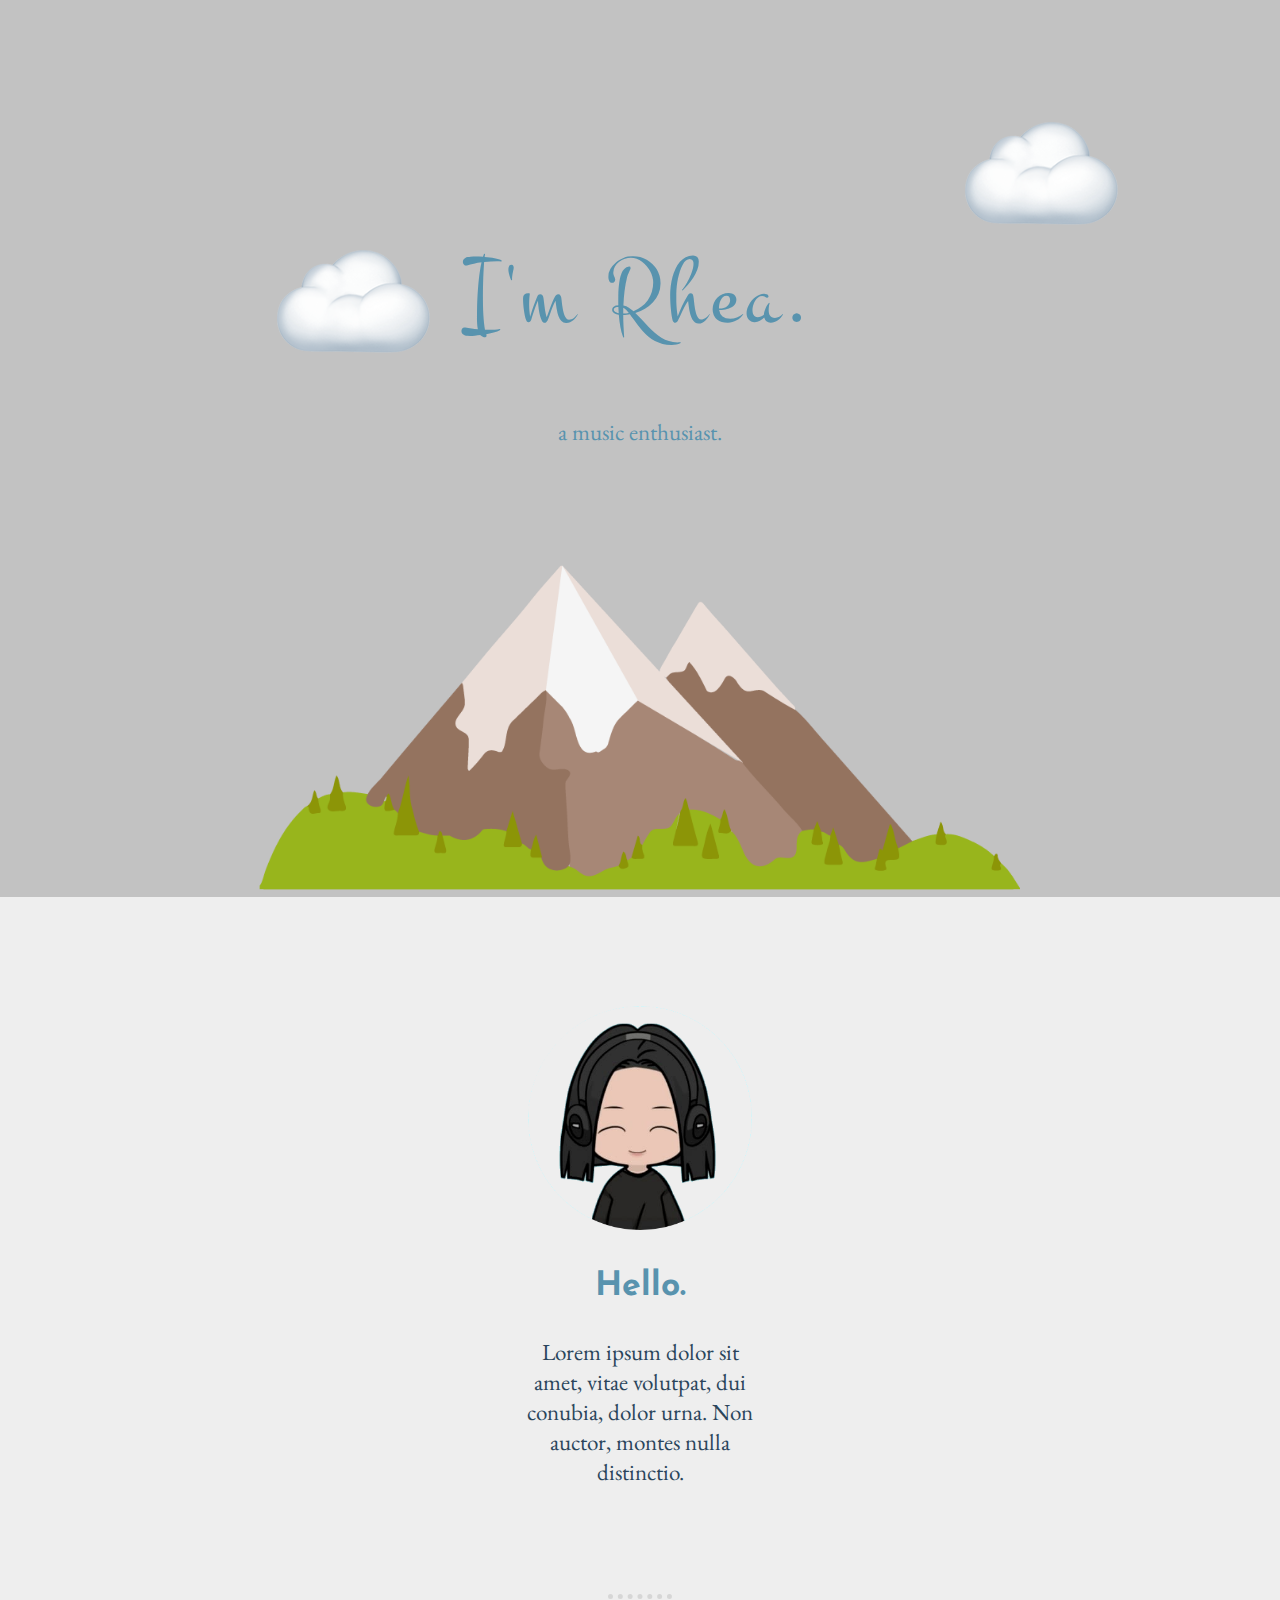
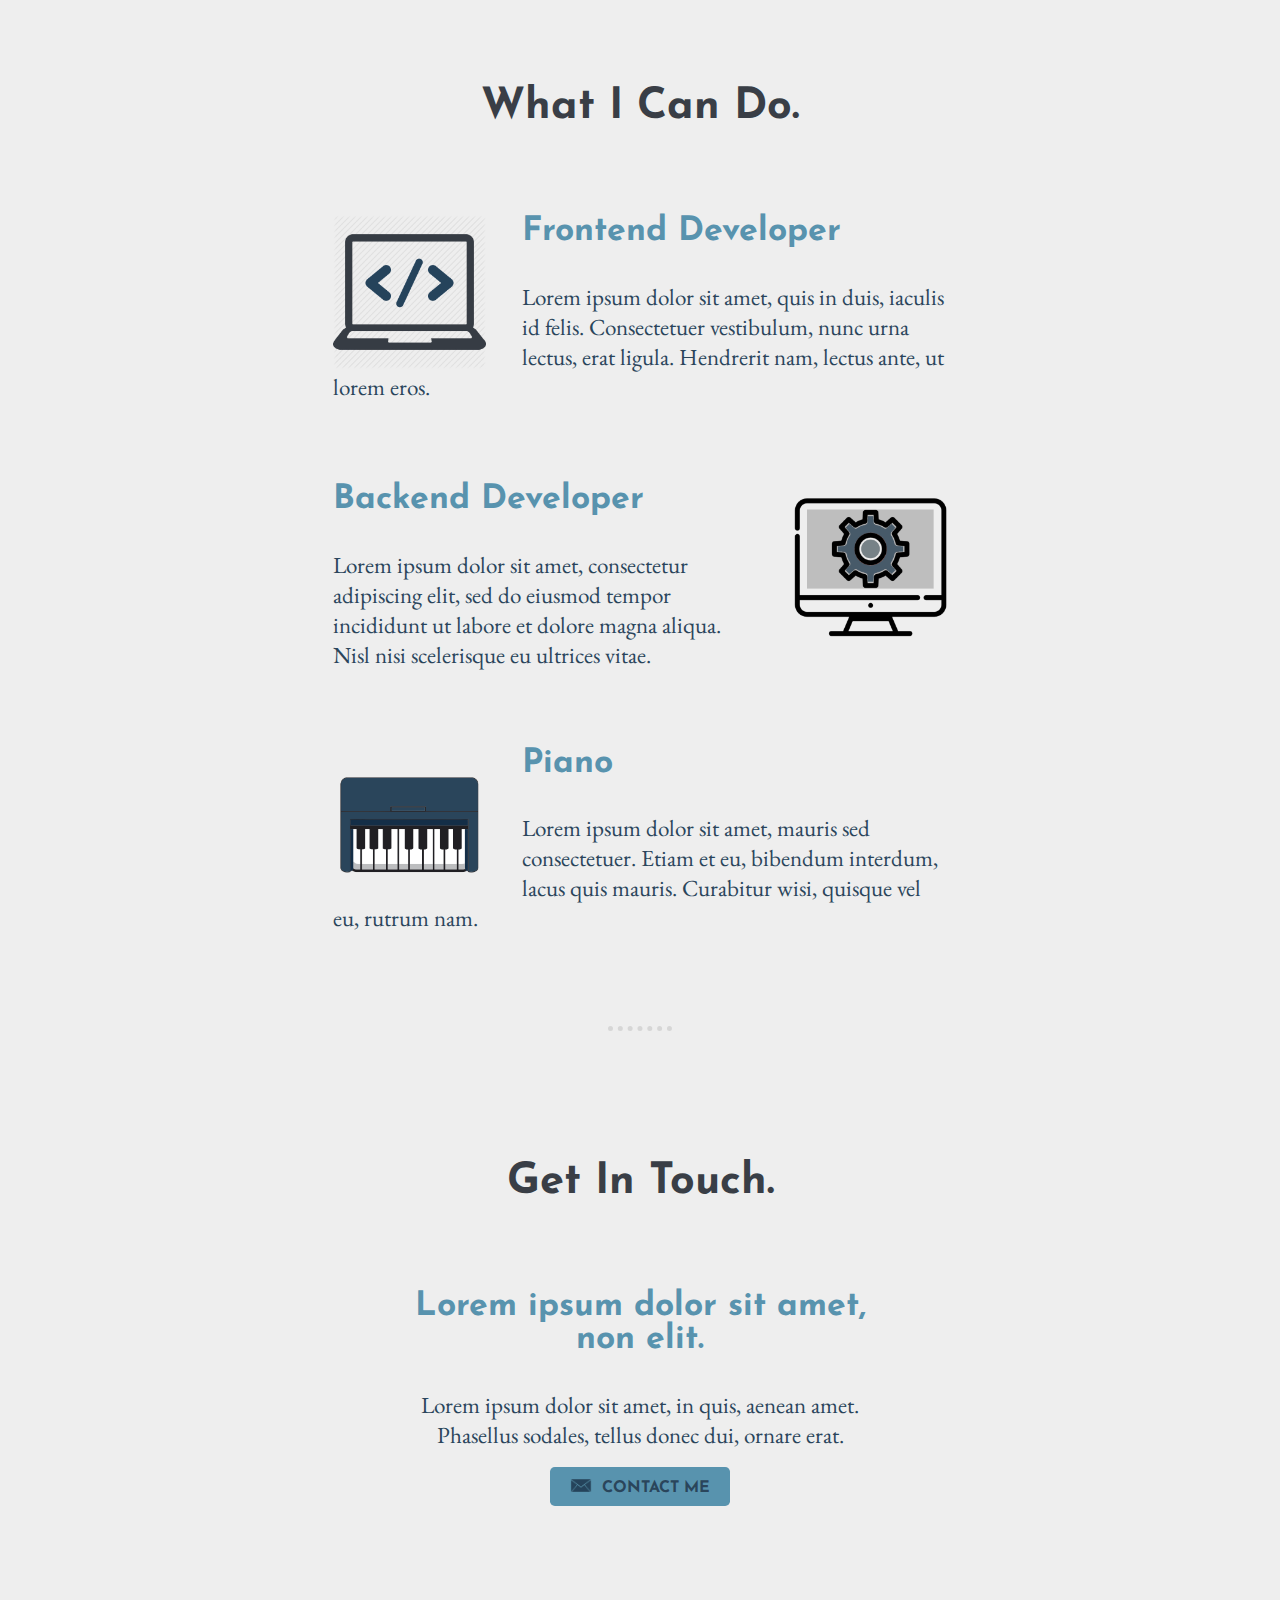
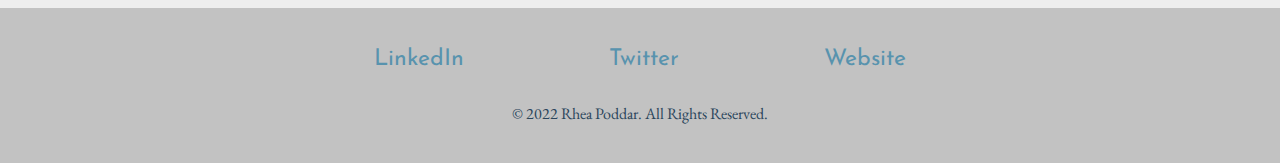
<file: CSS- My Site/index.html>
<!DOCTYPE html>
<html lang="en" dir="ltr">
  <head>
    <meta charset="utf-8">
    <title>Rhea Poddar - a web designer and developer</title>
    <link rel="stylesheet" href="styles.css">
    <link rel="icon" href="icon/site-icon.gif">
    <link rel="preconnect" href="https://fonts.gstatic.com">
    <link href="https://fonts.googleapis.com/css2?family=Josefin+Sans:wght@100;300&display=swap" rel="stylesheet">

    <link rel="preconnect" href="https://fonts.gstatic.com">
    <link href="https://fonts.googleapis.com/css2?family=Montez&display=swap" rel="stylesheet">

    <link rel="preconnect" href="https://fonts.gstatic.com">
    <link href="https://fonts.googleapis.com/css2?family=EB+Garamond&display=swap" rel="stylesheet">

  </head>
  <body>
    <div class="top-container">

      <div class="first">
        <h1 class="name">I'm Rhea.</h1>
        <div class="cloud1"><img class="cloud" src="icon/cloud.png" alt="cloud"></div>
      </div>

      <div class="second">
        <div class="cloud2"><img class="cloud" src="icon/cloud.png" alt="cloud"></div>
        <p class="name" class="title">a music enthusiast.</p>
      </div>

      <div class="mountain">
        <img class="mountain" src="icon/mountain.png" alt="mountain">
      </div>

    </div>
    <div class="middle-container">

      <div class="profile">
        <img class="profile-img" src="icon/162260621310539118 (1).png" alt="">
        <h3>Hello.</h3>
        <p>Lorem ipsum dolor sit amet, vitae volutpat, dui conubia, dolor urna. Non auctor, montes nulla distinctio.</p>
      </div>
      <hr class="middle-container-line">
      <div class="skills">
        <h2>What I Can Do.</h2>
        <div class="skill-row">
          <img class="skill1" src="icon/imageedit_19_8990062015.png" alt="">
          <h3 class="frontend-developer">Frontend Developer</h3>
          <p class="skills-para">Lorem ipsum dolor sit amet, quis in duis, iaculis id felis. Consectetuer vestibulum, nunc urna lectus, erat ligula. Hendrerit nam, lectus ante, ut lorem eros.</p>
        </div>
        <div class="skill-row">
          <img class="skill2" src="icon/imageedit_11_6909103004.png" alt="">
          <h3 class="backend-developer">Backend Developer</h3>
          <p class="skills-para">Lorem ipsum dolor sit amet, consectetur adipiscing elit, sed do eiusmod tempor incididunt ut labore et dolore magna aliqua. Nisl nisi scelerisque eu ultrices vitae.</p>
        </div>
        <div class="skill-row">
          <img class="skill3" src="icon/casio-keyboard-keyboard-piano-music-piano-piano-30.png" alt="">
          <h3 class="piano">Piano</h3>
          <p>Lorem ipsum dolor sit amet, mauris sed consectetuer. Etiam et eu, bibendum interdum, lacus quis mauris. Curabitur wisi, quisque vel eu, rutrum nam.</p>
        </div>
      </div>
      <hr class="middle-container-line">
      <div class="contact-me">
        <h2>Get In Touch.</h2>
        <h3>Lorem ipsum dolor sit amet, non elit.</h3>
        <p>Lorem ipsum dolor sit amet, in quis, aenean amet. Phasellus sodales, tellus donec dui, ornare erat.</p>

        <div class="empty">
        </div>

        <a class="btn" href="mailto:rheaisthebest@email.com"><img class="mail" src="icon/mail-img.png" alt="mail"> CONTACT ME</a>
      </div>
    </div>


    <div class="bottom-container">
      <a class="footer-link" href="https://www.linkedin.com/in/rhea-poddar-5757b41b2/">LinkedIn</a>
      <a class="footer-link" href="https://twitter.com/rheapoddar28">Twitter</a>
      <a class="footer-link" href="https://rheapoddar28.github.io/my-site">Website</a>
      <p class="copyright">© 2022  Rhea Poddar. All Rights Reserved.</p>
    </div>

  </body>
</html>
</file>
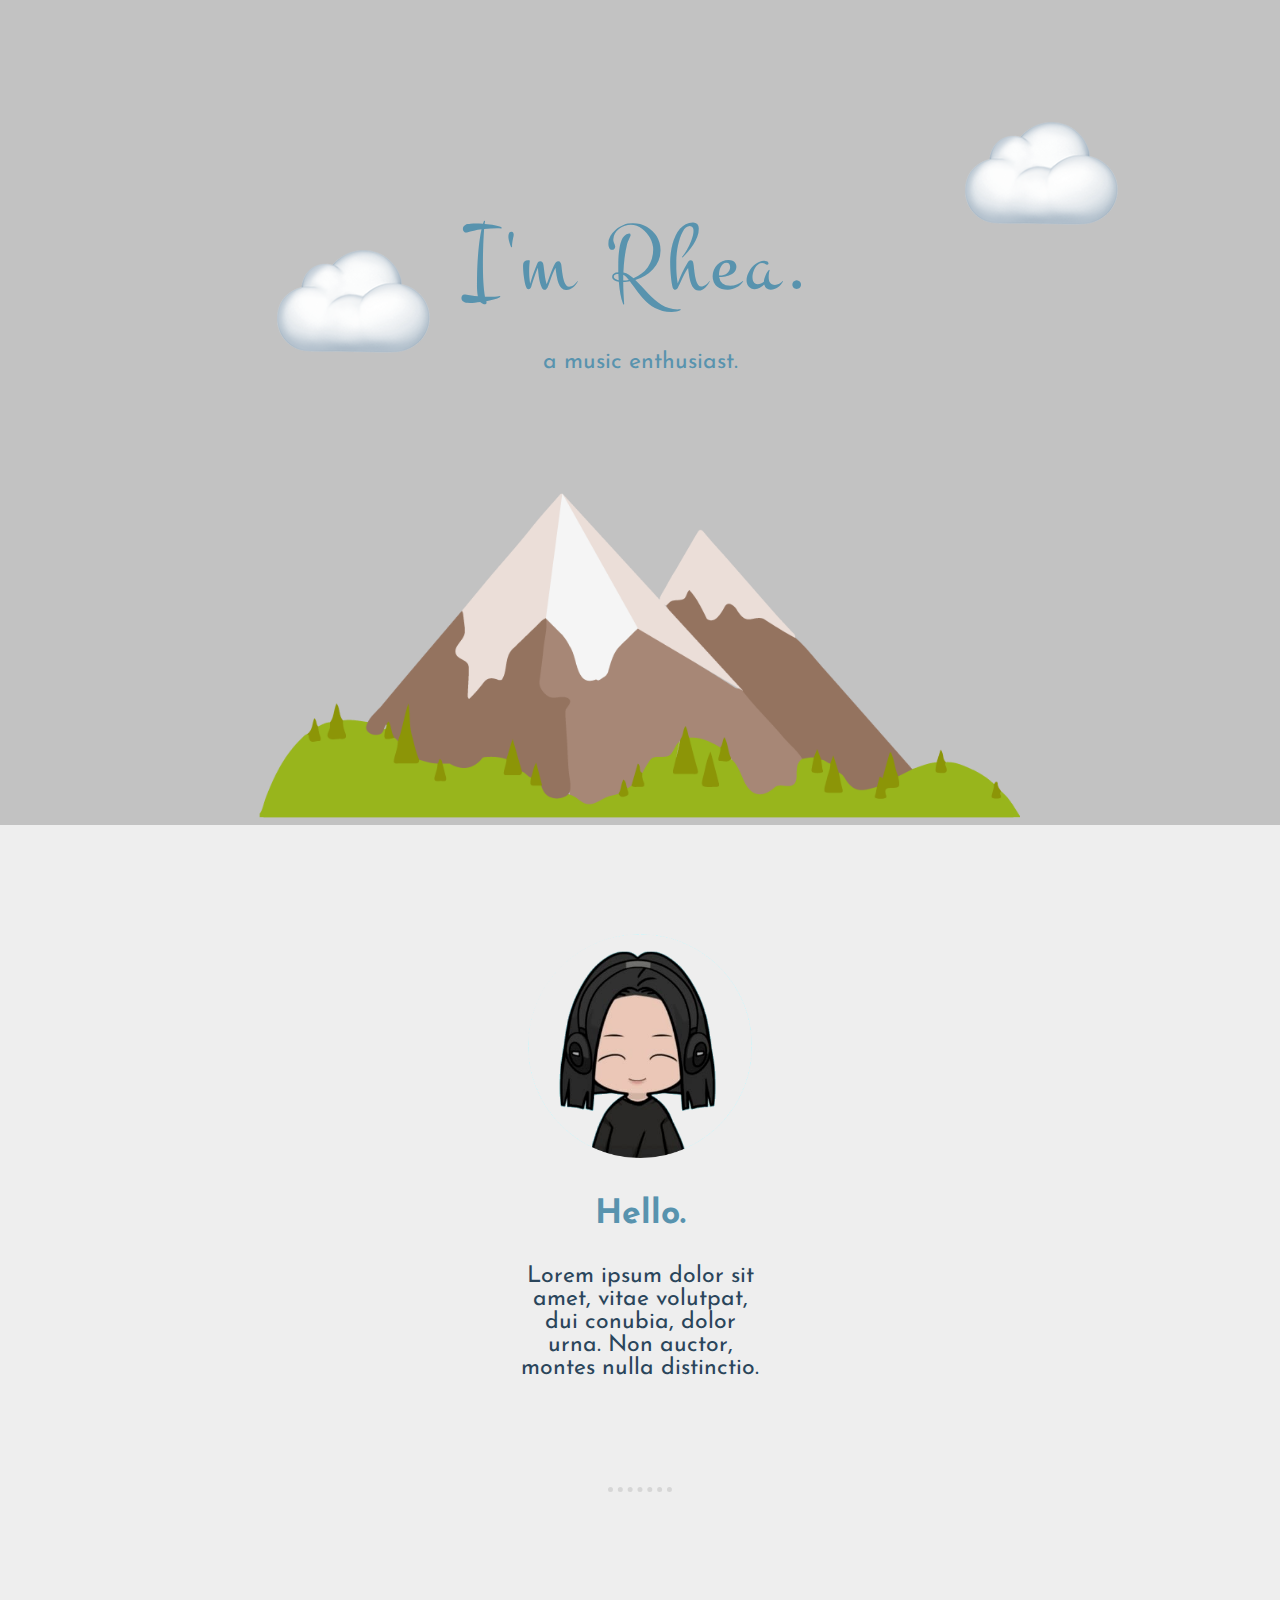
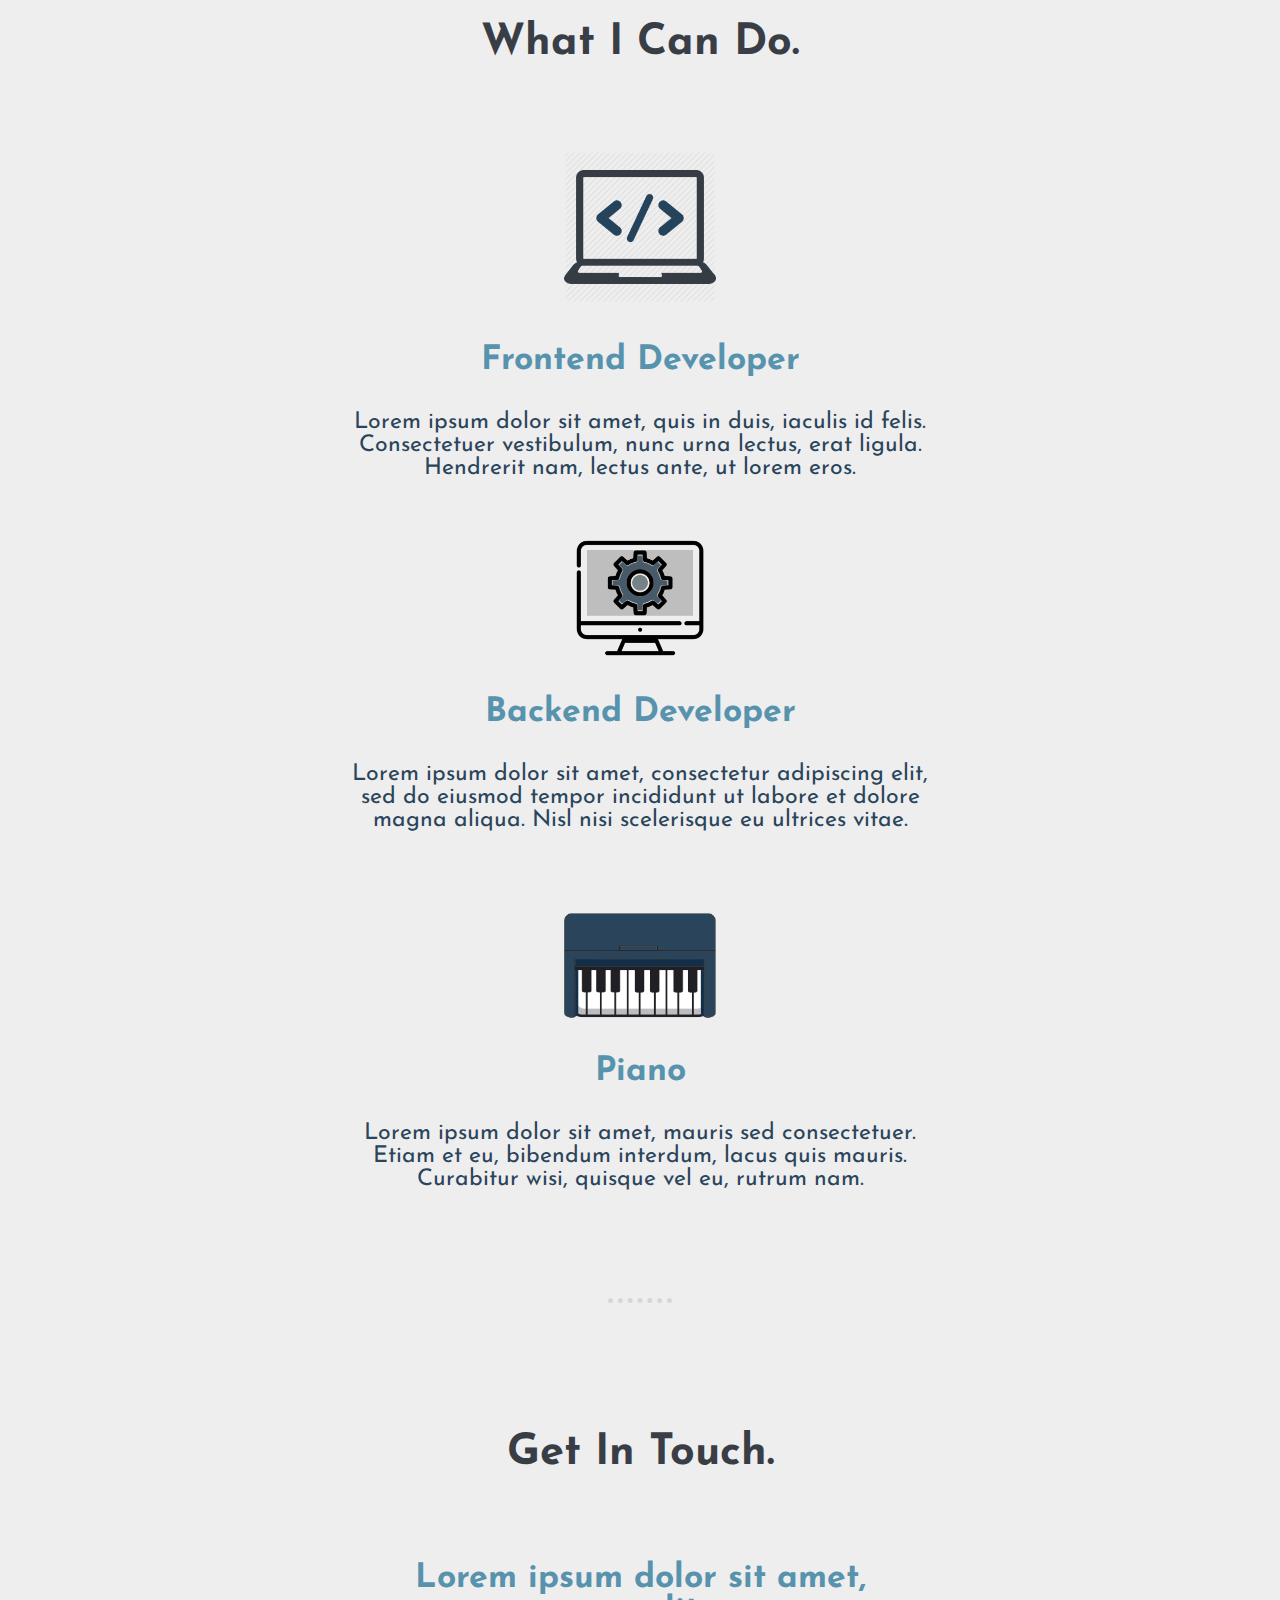
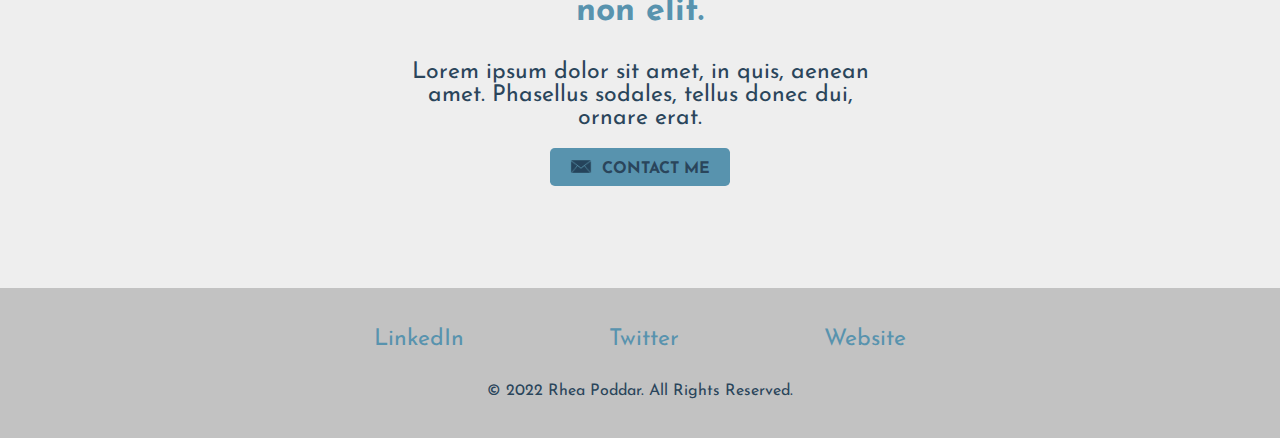
<file: my-site/index.html>
<!DOCTYPE html>
<html lang="en" dir="ltr">
  <head>
    <meta charset="utf-8">
    <title>Rhea Poddar - a web designer and developer</title>
    <link rel="stylesheet" href="styles.css">
    <link rel="icon" href="icon/site-icon.gif">
    <link rel="preconnect" href="https://fonts.gstatic.com">
    <link href="https://fonts.googleapis.com/css2?family=Josefin+Sans:wght@100;300&display=swap" rel="stylesheet">

    <link rel="preconnect" href="https://fonts.gstatic.com">
    <link href="https://fonts.googleapis.com/css2?family=Montez&display=swap" rel="stylesheet">

    <link rel="preconnect" href="https://fonts.gstatic.com">
    <link href="https://fonts.googleapis.com/css2?family=EB+Garamond&display=swap" rel="stylesheet">

  </head>
  <body>
    <div class="top-container">

      <div class="first">
        <h1 class="name">I'm Rhea.</h1>
        <div class="cloud1"><img class="cloud" src="icon/cloud.png" alt="cloud"></div>
      </div>

      <div class="second">
        <div class="cloud2"><img class="cloud" src="icon/cloud.png" alt="cloud"></div>
        <p class="name" class="title">a music enthusiast.</p>
      </div>

      <div class="mountain">
        <img class="mountain" src="icon/mountain.png" alt="mountain">
      </div>

    </div>
    <div class="middle-container">

      <div class="profile">
        <img class="profile-img" src="icon/162260621310539118 (1).png" alt="">
        <h3>Hello.</h3>
        <p>Lorem ipsum dolor sit amet, vitae volutpat, dui conubia, dolor urna. Non auctor, montes nulla distinctio.</p>
      </div>
      <hr class="middle-container-line">
      <div class="skills">
        <h2>What I Can Do.</h2>
        <div class="skill-row">
          <img class="skill1" src="icon/imageedit_19_8990062015.png" alt="">
          <h3 class="frontend-developer">Frontend Developer</h3>
          <p class="skills-para">Lorem ipsum dolor sit amet, quis in duis, iaculis id felis. Consectetuer vestibulum, nunc urna lectus, erat ligula. Hendrerit nam, lectus ante, ut lorem eros.</p>
        </div>
        <div class="skill-row">
          <img class="skill2" src="icon/imageedit_11_6909103004.png" alt="">
          <h3 class="backend-developer">Backend Developer</h3>
          <p class="skills-para">Lorem ipsum dolor sit amet, consectetur adipiscing elit, sed do eiusmod tempor incididunt ut labore et dolore magna aliqua. Nisl nisi scelerisque eu ultrices vitae.</p>
        </div>
        <div class="skill-row">
          <img class="skill3" src="icon/casio-keyboard-keyboard-piano-music-piano-piano-30.png" alt="">
          <h3 class="piano">Piano</h3>
          <p>Lorem ipsum dolor sit amet, mauris sed consectetuer. Etiam et eu, bibendum interdum, lacus quis mauris. Curabitur wisi, quisque vel eu, rutrum nam.</p>
        </div>
      </div>
      <hr class="middle-container-line">
      <div class="contact-me">
        <h2>Get In Touch.</h2>
        <h3>Lorem ipsum dolor sit amet, non elit.</h3>
        <p>Lorem ipsum dolor sit amet, in quis, aenean amet. Phasellus sodales, tellus donec dui, ornare erat.</p>

        <div class="empty">
        </div>

        <a class="btn" href="mailto:rheaisthebest@email.com"><img class="mail" src="icon/mail-img.png" alt="mail"> CONTACT ME</a>
      </div>
    </div>


    <div class="bottom-container">
      <a class="footer-link" href="https://www.linkedin.com/in/rhea-poddar-5757b41b2/">LinkedIn</a>
      <a class="footer-link" href="https://twitter.com/rheapoddar28">Twitter</a>
      <a class="footer-link" href="https://rheapoddar28.github.io/CSS-%20My%20Site/">Website</a>
      <p class="copyright">© 2022  Rhea Poddar. All Rights Reserved.</p>
    </div>

  </body>
</html>
</file>
<file: CSS- My Site/styles.css>
body{
  background-color: #c2c2c2;
  position:relative;
  font-family: 'Josefin Sans', sans-serif;
  font-size: 180%;
  margin: 0;

}
/* div{
} */
h1{
  text-align: center;
  margin: 0;
  font-family: 'Montez', cursive;
  font-weight: lighter;
  font-size: 6rem;
  font-stretch: expanded;
  letter-spacing: 0.05em;
  line-height: 2;
}
h2{
  color:#393e46;
  margin: 2em;
}

h3{
  color: #5893ae;
}


p{
  color: #2a455b;
  font-size: 80%;
  margin-bottom: 0;
  font-family: 'EB Garamond', serif;}
a{
  text-decoration: none;
}
a:hover{
  color:#393e46;
}

a:active{
  color:#393e46;
}

.footer-link {
  padding: 0 3em;
  color: #5893ae;
}




.top-container{
  padding: 3em 0 0;
  position: relative;
  text-align: center;
  background-color: #c2c2c2;
}

.name{
  display: inline-block;
  color: #5893ae;

}
.cloud1{
  display: inline-block;
  position: absolute;
  left:60rem;
  top: 6rem;
}

.cloud2{
  display: inline-block;
  position: absolute;
  left: 17rem;
  top: 14rem;
}

.empty{
  height:.7em;
}

.mountain{
  height: 20.5rem;
  display: inline-block;
  margin-bottom: 0;
}

.middle-container{
  background-color: #eeeeee;
  padding: 5rem 0 5rem;

}

.skill1{
  /* height: 9.5rem; */
  color:#393e46;
  width:25%;
  float:left;
  margin-right: 2.2rem;
}
.skill2{
  /* height:8rem; */
  width: 25%;
  float: right;
  margin-left: 2.2rem;
}

.skill3{
  /* height:10.5rem; */
  width:25%;
  float: left;
  margin-right: 2.2rem;

}

.profile-img{
  height:14rem;
  margin: 0;
}

.profile{
  text-align: center;
  padding: 1em 18em;
}

.skills{
  text-align: center;
  width:48%;
  margin:auto;
  /* padding: 1em 12em; */
}

.skill-row{
  margin:1em auto;
  text-align:left;
}
.contact-me{
  text-align: center;
  padding: 1em 14em;
}

.btn{
  color: #2a455b;
  background-color:#5893ae;
  padding: .8rem 1.3rem .6rem;
  font-size: 1rem;
  font-weight: bolder;
  border-radius: .3rem;
}
.bottom-container{
  text-align: center;
  padding: 1em 0;
}

.first{
  margin-top: 4em;
}

.second{
  margin-bottom: 4em
}

.mail{
  height:.8rem;
  margin-right: .3rem;
}

.bottom-container{
  font-size: .8em;
  padding-top: 2.5rem;
}

.copyright{
  padding: 1rem;
  font-size: 1rem;
}

.piano{
  margin-top: 0;
}

.middle-container-line{
  border: .37rem dotted #D6D6D6;
  border-style: none none dotted;
  width: 5%;
  padding: 0 0 4rem;
}

.skills-para{
  padding-bottom: 3rem;
}

.title{
  font-family: 'Josefin Sans', sans-serif;
}
</file>
<file: my-site/styles.css>
body{
  background-color: #c2c2c2;
  position:relative;
  font-family: 'Josefin Sans', sans-serif;
  font-size: 180%;
  margin: 0;

}
/* div{
} */
h1{
  text-align: center;
  margin: 0;
  font-family: 'Montez', cursive;
  font-weight: lighter;
  font-size: 6rem;
  font-stretch: expanded;
  letter-spacing: 0.05em;
}
h2{
  color:#393e46;
  margin: 2em;
}

h3{
  color: #5893ae;
}


p{
  color: #2a455b;
  text-align: center;
  font-size: 80%;
  margin-bottom: 0;
}

a{
  text-decoration: none;
}
a:hover{
  color:#393e46;
}

a:active{
  color:#393e46;
}

.footer-link {
  padding: 0 3em;
  color: #5893ae;
}




.top-container{
  padding: 3em 0 0;
  position: relative;
  text-align: center;
  background-color: #c2c2c2;
}

.name{
  display: inline-block;
  color: #5893ae;

}
.cloud1{
  display: inline-block;
  position: absolute;
  left:60rem;
  top: 6rem;
}

.cloud2{
  display: inline-block;
  position: absolute;
  left: 17rem;
  top: 14rem;
}

.empty{
  height:.7em;
}

.mountain{
  height: 20.5rem;
  display: inline-block;
}

.middle-container{
  background-color: #eeeeee;
  padding: 5rem 0 5rem;

}

.skill1{
  height: 9.5rem;
  color:#393e46;
  padding-bottom: 0;
  margin-bottom: 0;
}
.skill2{
  height:8rem;
}

.skill3{
  height:10.5rem;
}

.profile-img{
  height:14rem;
  margin: 0;
}

.profile{
  text-align: center;
  padding: 1em 18em;
}

.skills{
  text-align: center;
  padding: 1em 12em;
}
.contact-me{
  text-align: center;
  padding: 1em 14em;
}

.btn{
  color: #2a455b;
  background-color:#5893ae;
  padding: .8rem 1.3rem .6rem;
  font-size: 1rem;
  font-weight: bolder;
  border-radius: .3rem;
}
.bottom-container{
  text-align: center;
  padding: 1em 0;
}

.first{
  margin-top: 4em;
}

.second{
  margin-bottom: 4em
}

.mail{
  height:.8rem;
  margin-right: .3rem;
}

.bottom-container{
  font-size: .8em;
  padding-top: 2.5rem;
}

.copyright{
  padding: 1rem;
  font-size: 1rem;
}

.piano{
  margin-top: 0;
}

.middle-container-line{
  border: .37rem dotted #D6D6D6;
  border-style: none none dotted;
  width: 5%;
  padding: 0 0 4rem;
}

.skills-para{
  padding-bottom: 3rem;
}
</file>
